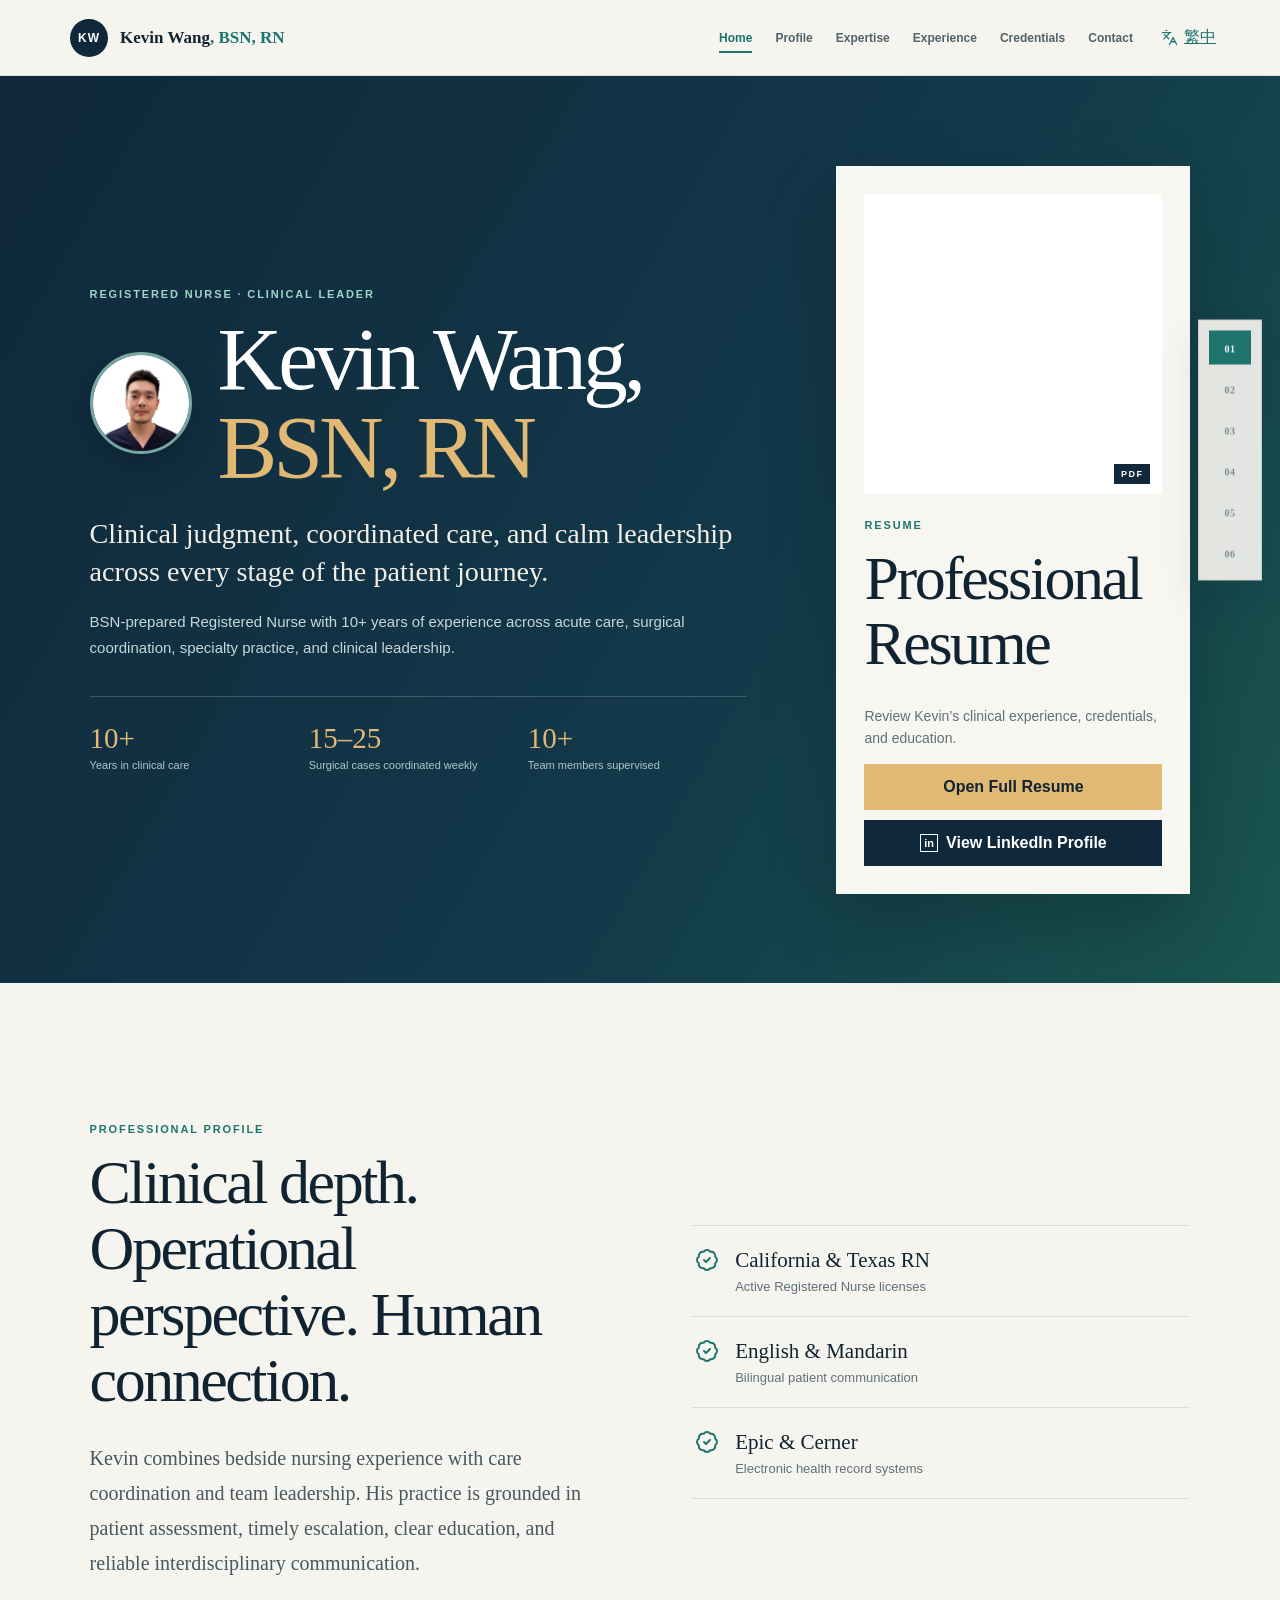
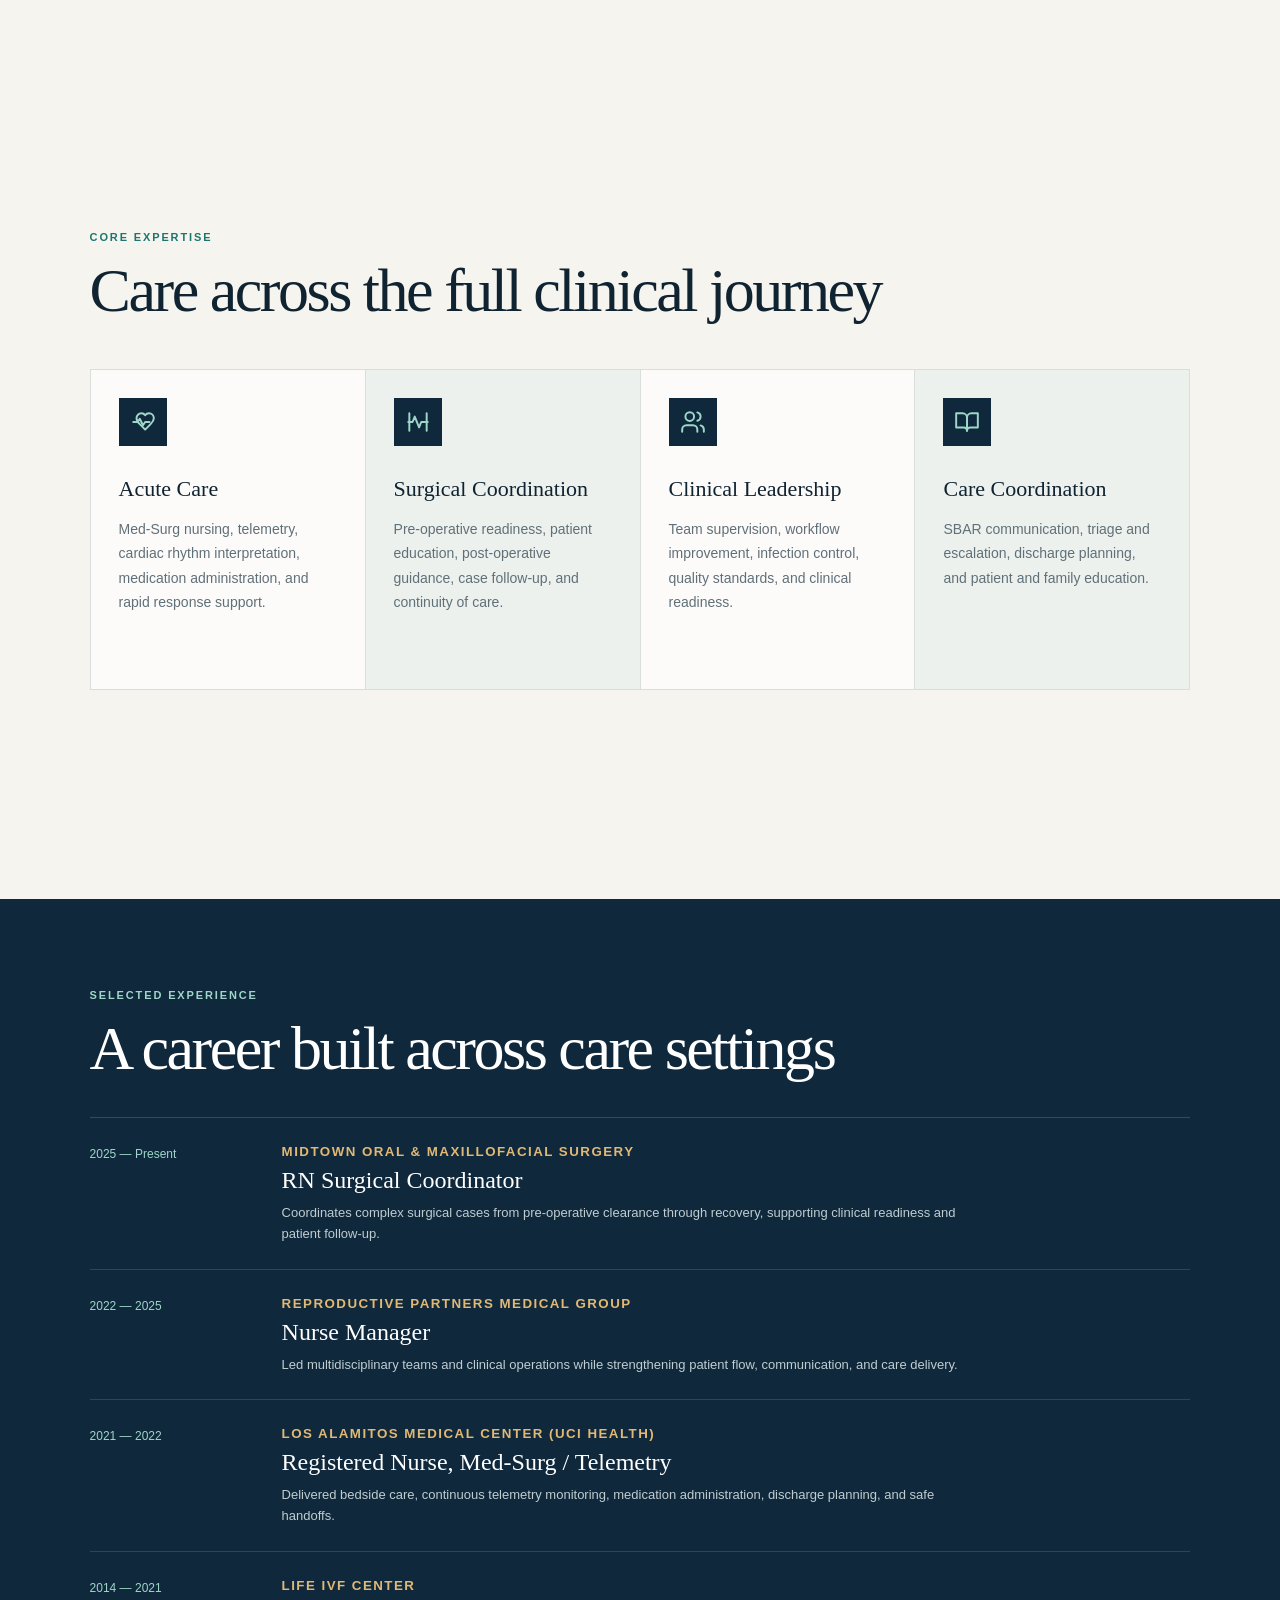
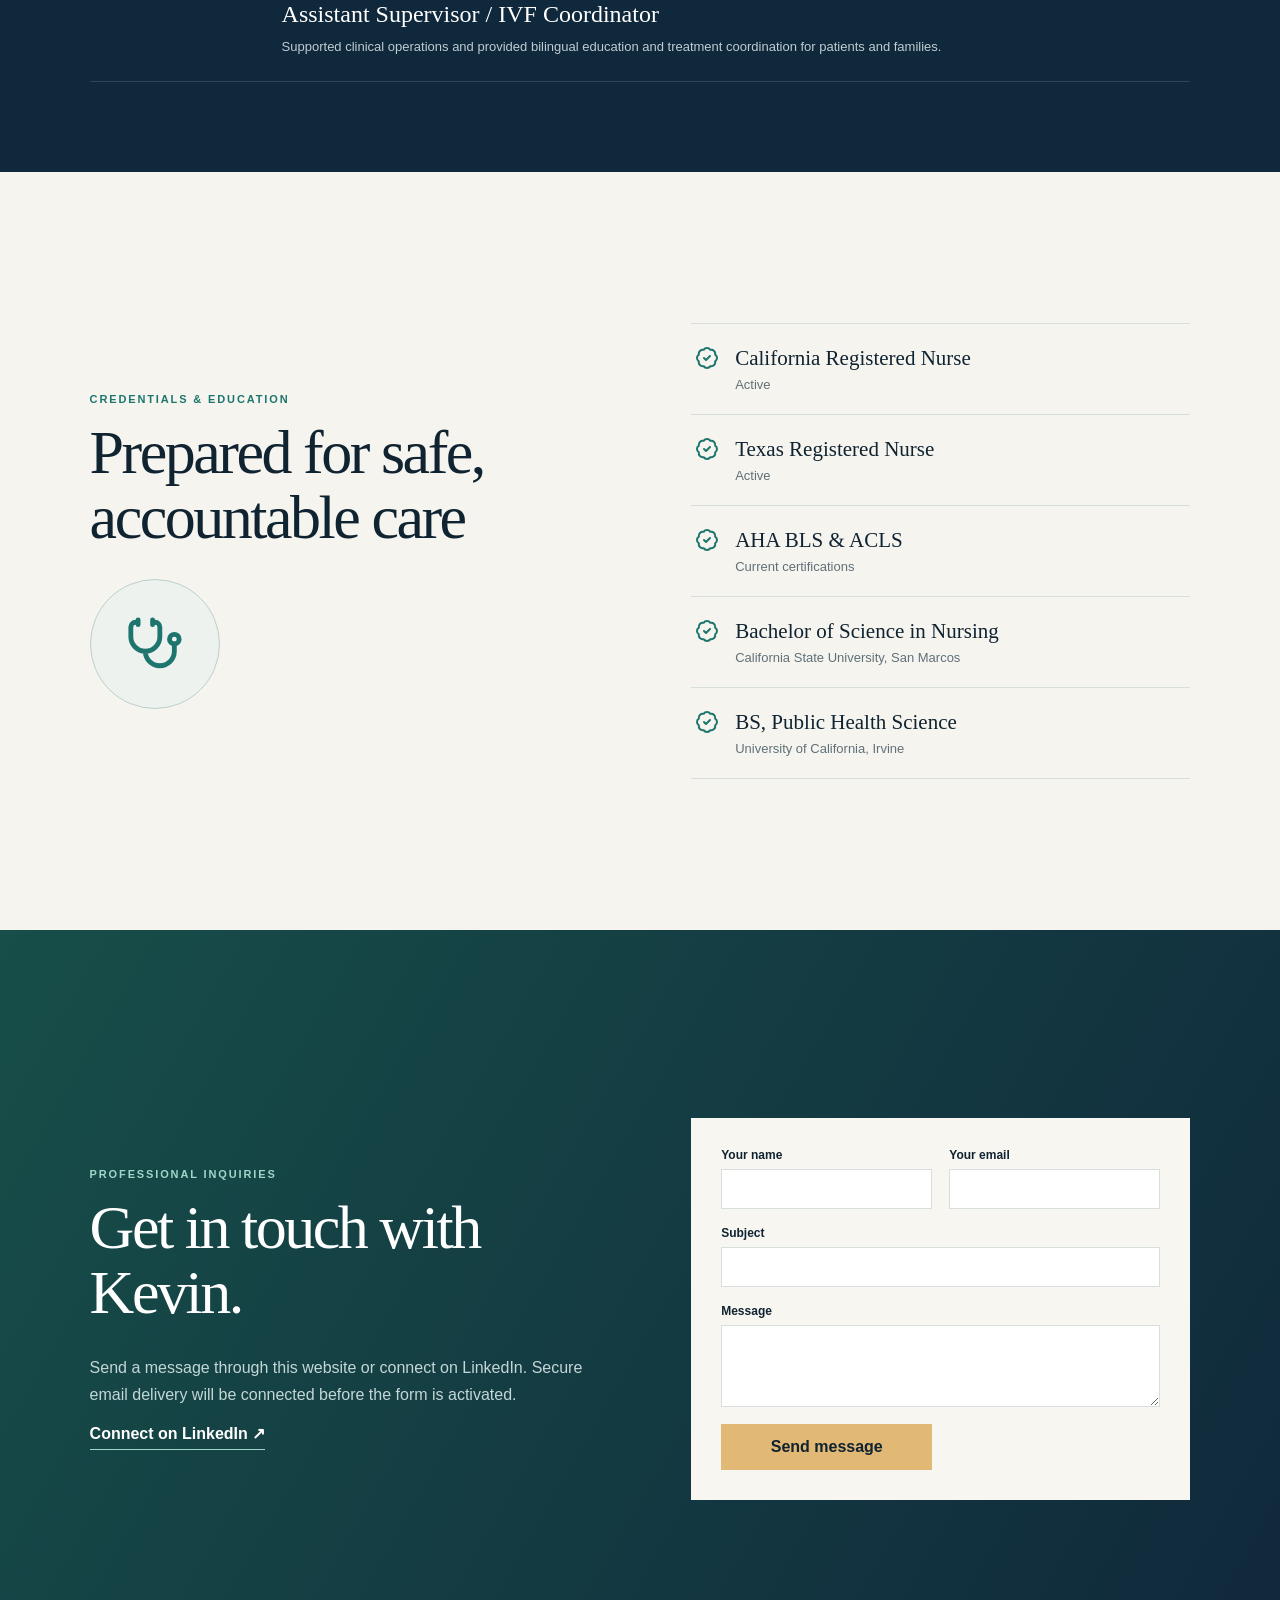
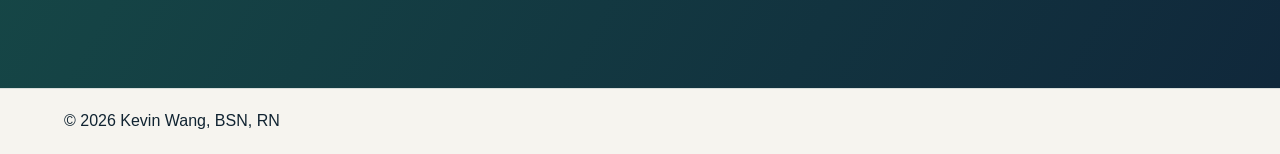
<file: index.html>
<!doctype html>
<html lang="en">
<head>
  <meta charset="utf-8">
  <meta name="viewport" content="width=device-width,initial-scale=1">
  <meta name="description" content="Clinical portfolio of Kevin Wang, BSN, RN.">
  <title>Kevin Wang, BSN, RN | Clinical Portfolio</title>
  <link rel="icon" type="image/png" href="assets/kevin-wang-profile.png">
  <link rel="apple-touch-icon" href="assets/kevin-wang-profile.png">
  <link rel="stylesheet" href="styles/style.css?v=20260901-7">
</head>
<body>
  <header class="site-header">
    <button class="brand" data-target="home"><span>KW</span><b>Kevin Wang<em>, BSN, RN</em></b></button>
    <nav aria-label="Primary navigation">
      <button data-target="home">Home</button><button data-target="profile">Profile</button><button data-target="expertise">Expertise</button><button data-target="experience">Experience</button><button data-target="credentials">Credentials</button><button data-target="contact">Contact</button>
      <a class="lang" href="zh-tw.html"><svg viewBox="0 0 24 24" aria-hidden="true"><path d="m5 8 6 6M4 14l6-6 2-3M2 5h12M7 2h1M22 22l-5-10-5 10M14 18h6"/></svg>繁中</a>
    </nav>
    <button class="menu" aria-label="Toggle navigation">☰</button>
  </header>

  <main>
    <section class="panel home-panel" id="home">
      <div><p class="kicker light">Registered Nurse · Clinical Leader</p><h1 class="hero-identity"><img src="assets/kevin-wang-profile.png" alt="Kevin Wang"><span><a class="hero-name" href="https://www.linkedin.com/in/kevin-wang-rn/" target="_blank" rel="noopener noreferrer">Kevin Wang</a>,<br><em>BSN, RN</em></span></h1><p class="hero-subtitle">Clinical judgment, coordinated care, and calm leadership across every stage of the patient journey.</p><p class="hero-summary">BSN-prepared Registered Nurse with 10+ years of experience across acute care, surgical coordination, specialty practice, and clinical leadership.</p><div class="mini-stats"><div><strong>10+</strong><span>Years in clinical care</span></div><div><strong>15–25</strong><span>Surgical cases coordinated weekly</span></div><div><strong>10+</strong><span>Team members supervised</span></div></div></div>
      <aside class="resume-card"><div class="resume-preview"><iframe title="Kevin Wang professional resume" src="assets/Kevin_RN_Resume.pdf#toolbar=0&navpanes=0&view=FitH"></iframe><span>PDF</span></div><p class="kicker">Resume</p><h2>Professional Resume</h2><p>Review Kevin’s clinical experience, credentials, and education.</p><a href="assets/Kevin_RN_Resume.pdf" target="_blank" rel="noopener noreferrer">Open Full Resume</a><a class="linkedin-action" href="https://www.linkedin.com/in/kevin-wang-rn/" target="_blank" rel="noopener noreferrer"><span>in</span>View LinkedIn Profile</a></aside>
    </section>

    <section class="panel split-panel" id="profile"><div><p class="kicker">Professional profile</p><h2>Clinical depth. Operational perspective. Human connection.</h2><p class="large-copy">Kevin combines bedside nursing experience with care coordination and team leadership. His practice is grounded in patient assessment, timely escalation, clear education, and reliable interdisciplinary communication.</p></div><div class="point-list"><article><i>✓</i><div><h3>California &amp; Texas RN</h3><p>Active Registered Nurse licenses</p></div></article><article><i>✓</i><div><h3>English &amp; Mandarin</h3><p>Bilingual patient communication</p></div></article><article><i>✓</i><div><h3>Epic &amp; Cerner</h3><p>Electronic health record systems</p></div></article></div></section>

    <section class="panel" id="expertise"><p class="kicker">Core expertise</p><h2>Care across the full clinical journey</h2><div class="expertise-grid"><article><span><svg viewBox="0 0 24 24" aria-hidden="true"><path d="M19 14c1.5-1.5 3-3.2 3-5.5A4.5 4.5 0 0 0 17.5 4c-1.6 0-2.8.7-3.5 1.8C13.3 4.7 12.1 4 10.5 4A4.5 4.5 0 0 0 6 8.5c0 2.3 1.5 4 3 5.5l5 5Z"/><path d="M3 12h4l2-3 3 6 2-3h4"/></svg></span><h3>Acute Care</h3><p>Med-Surg nursing, telemetry, cardiac rhythm interpretation, medication administration, and rapid response support.</p></article><article><span><svg viewBox="0 0 24 24" aria-hidden="true"><path d="M3 12h4l2-5 4 10 2-5h6"/><path d="M4 4v16M20 4v16"/></svg></span><h3>Surgical Coordination</h3><p>Pre-operative readiness, patient education, post-operative guidance, case follow-up, and continuity of care.</p></article><article><span><svg viewBox="0 0 24 24" aria-hidden="true"><path d="M16 21v-2a4 4 0 0 0-4-4H6a4 4 0 0 0-4 4v2"/><circle cx="9" cy="7" r="4"/><path d="M22 21v-2a4 4 0 0 0-3-3.87M16 3.13a4 4 0 0 1 0 7.75"/></svg></span><h3>Clinical Leadership</h3><p>Team supervision, workflow improvement, infection control, quality standards, and clinical readiness.</p></article><article><span><svg viewBox="0 0 24 24" aria-hidden="true"><path d="M2 4h6a4 4 0 0 1 4 4v12a3 3 0 0 0-3-3H2Z"/><path d="M22 4h-6a4 4 0 0 0-4 4v12a3 3 0 0 1 3-3h7Z"/></svg></span><h3>Care Coordination</h3><p>SBAR communication, triage and escalation, discharge planning, and patient and family education.</p></article></div></section>

    <section class="panel content-panel dark-panel" id="experience"><p class="kicker light">Selected experience</p><h2>A career built across care settings</h2><div class="timeline"><article><div class="year">2025 — Present</div><div><small>Midtown Oral &amp; Maxillofacial Surgery</small><h3>RN Surgical Coordinator</h3><p>Coordinates complex surgical cases from pre-operative clearance through recovery, supporting clinical readiness and patient follow-up.</p></div></article><article><div class="year">2022 — 2025</div><div><small>Reproductive Partners Medical Group</small><h3>Nurse Manager</h3><p>Led multidisciplinary teams and clinical operations while strengthening patient flow, communication, and care delivery.</p></div></article><article><div class="year">2021 — 2022</div><div><small>Los Alamitos Medical Center (UCI Health)</small><h3>Registered Nurse, Med-Surg / Telemetry</h3><p>Delivered bedside care, continuous telemetry monitoring, medication administration, discharge planning, and safe handoffs.</p></div></article><article><div class="year">2014 — 2021</div><div><small>Life IVF Center</small><h3>Assistant Supervisor / IVF Coordinator</h3><p>Supported clinical operations and provided bilingual education and treatment coordination for patients and families.</p></div></article></div></section>

    <section class="panel split-panel" id="credentials"><div><p class="kicker">Credentials &amp; education</p><h2>Prepared for safe, accountable care</h2><div class="credential-emblem"><svg viewBox="0 0 24 24" aria-hidden="true"><path d="M6 2v6a6 6 0 0 0 12 0V2M8 2v5a4 4 0 0 0 8 0V2M18 13v2a4 4 0 0 0 8 0v-2"/><circle cx="22" cy="11" r="2"/></svg></div></div><div class="point-list"><article><i>✓</i><div><h3>California Registered Nurse</h3><p>Active</p></div></article><article><i>✓</i><div><h3>Texas Registered Nurse</h3><p>Active</p></div></article><article><i>✓</i><div><h3>AHA BLS &amp; ACLS</h3><p>Current certifications</p></div></article><article><i>✓</i><div><h3>Bachelor of Science in Nursing</h3><p>California State University, San Marcos</p></div></article><article><i>✓</i><div><h3>BS, Public Health Science</h3><p>University of California, Irvine</p></div></article></div></section>

    <section class="panel contact-panel" id="contact"><div><p class="kicker light">Professional inquiries</p><h2>Get in touch with Kevin.</h2><p>Send a message through this website or connect on LinkedIn. Secure email delivery will be connected before the form is activated.</p><a href="https://www.linkedin.com/in/kevin-wang-rn/" target="_blank" rel="noopener noreferrer">Connect on LinkedIn ↗</a></div><form><label>Your name<input required></label><label>Your email<input type="email" required></label><label class="wide">Subject<input required></label><label class="wide">Message<textarea rows="4" required></textarea></label><button type="submit">Send message</button><p class="form-notice" hidden>Preview mode: this message was not sent. Secure delivery will be connected before launch.</p></form></section>
  </main>

  <aside class="floating-index" aria-label="Page sections"><button data-target="home"><span>01</span><b>Home</b></button><button data-target="profile"><span>02</span><b>Profile</b></button><button data-target="expertise"><span>03</span><b>Expertise</b></button><button data-target="experience"><span>04</span><b>Experience</b></button><button data-target="credentials"><span>05</span><b>Credentials</b></button><button data-target="contact"><span>06</span><b>Contact</b></button></aside>
  <footer>© 2026 Kevin Wang, BSN, RN</footer>
  <script src="script.js?v=20260901-7"></script>
</body>
</html>
</file>
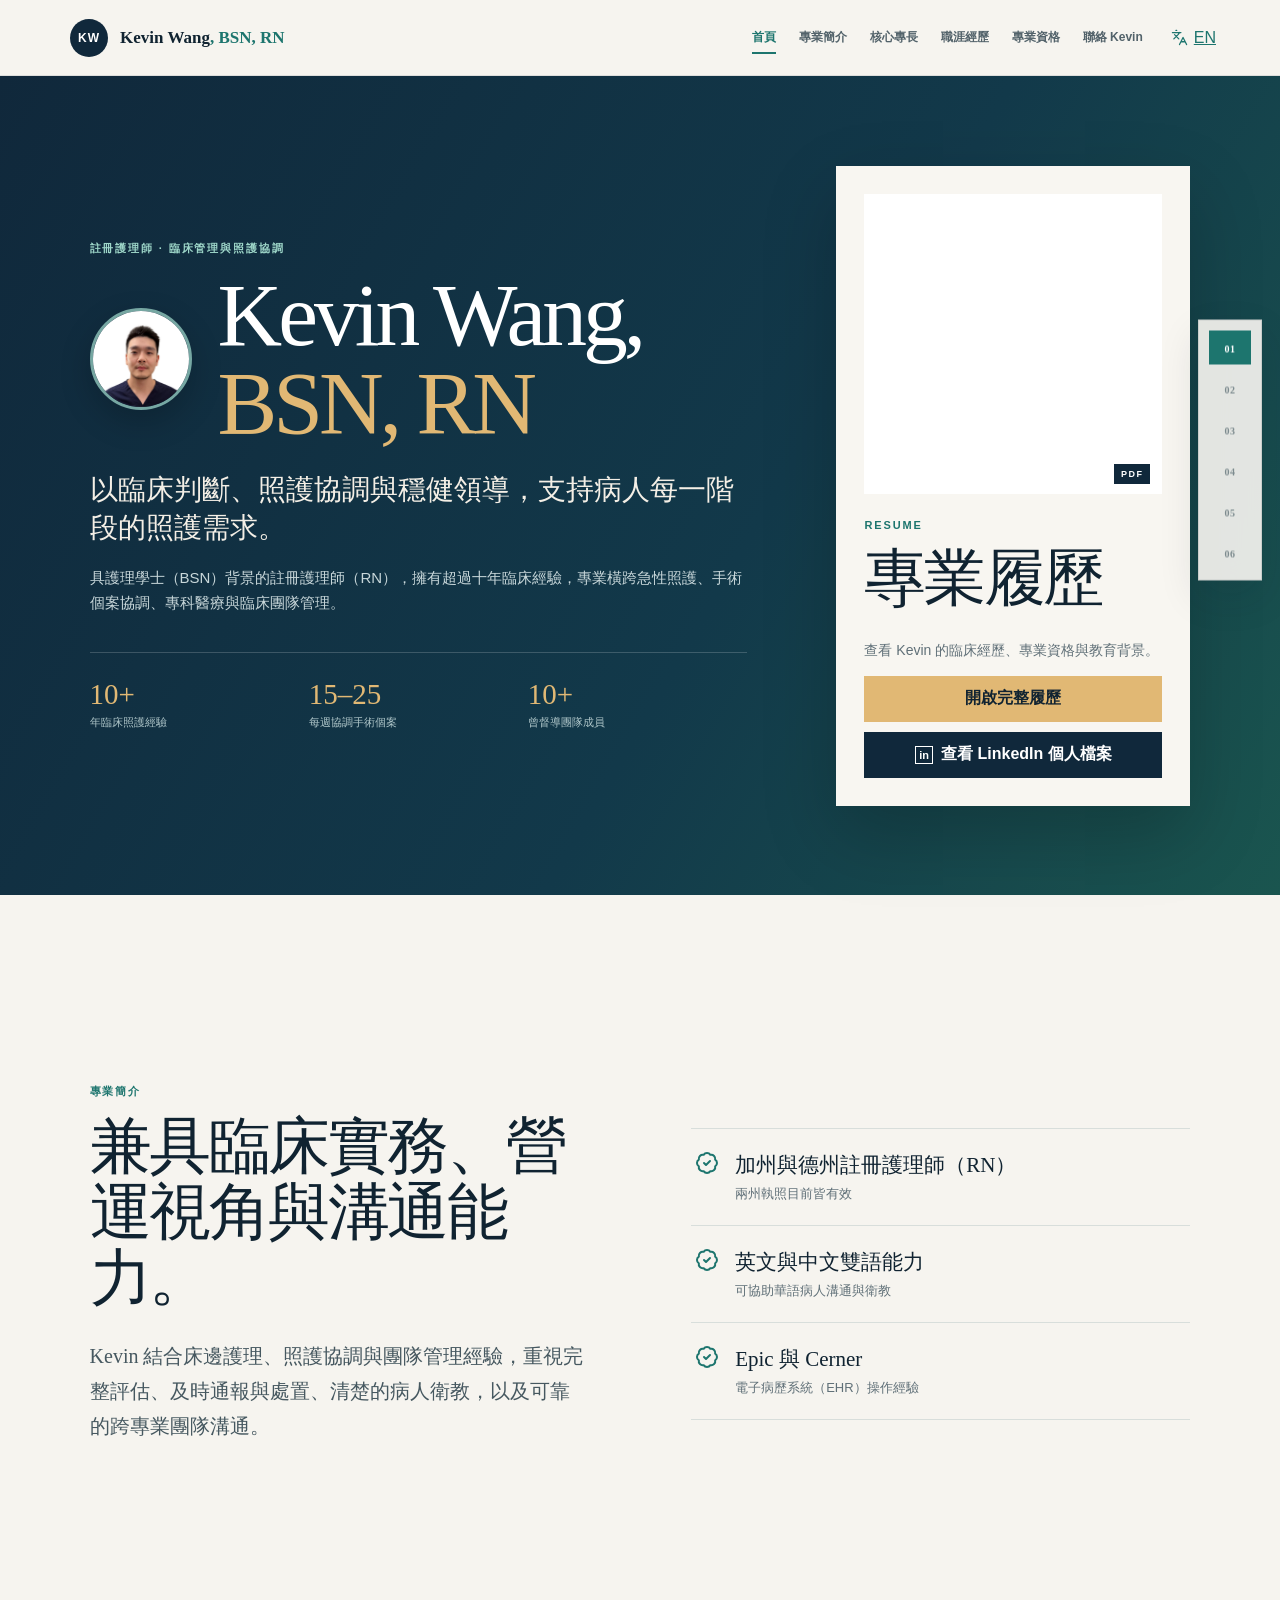
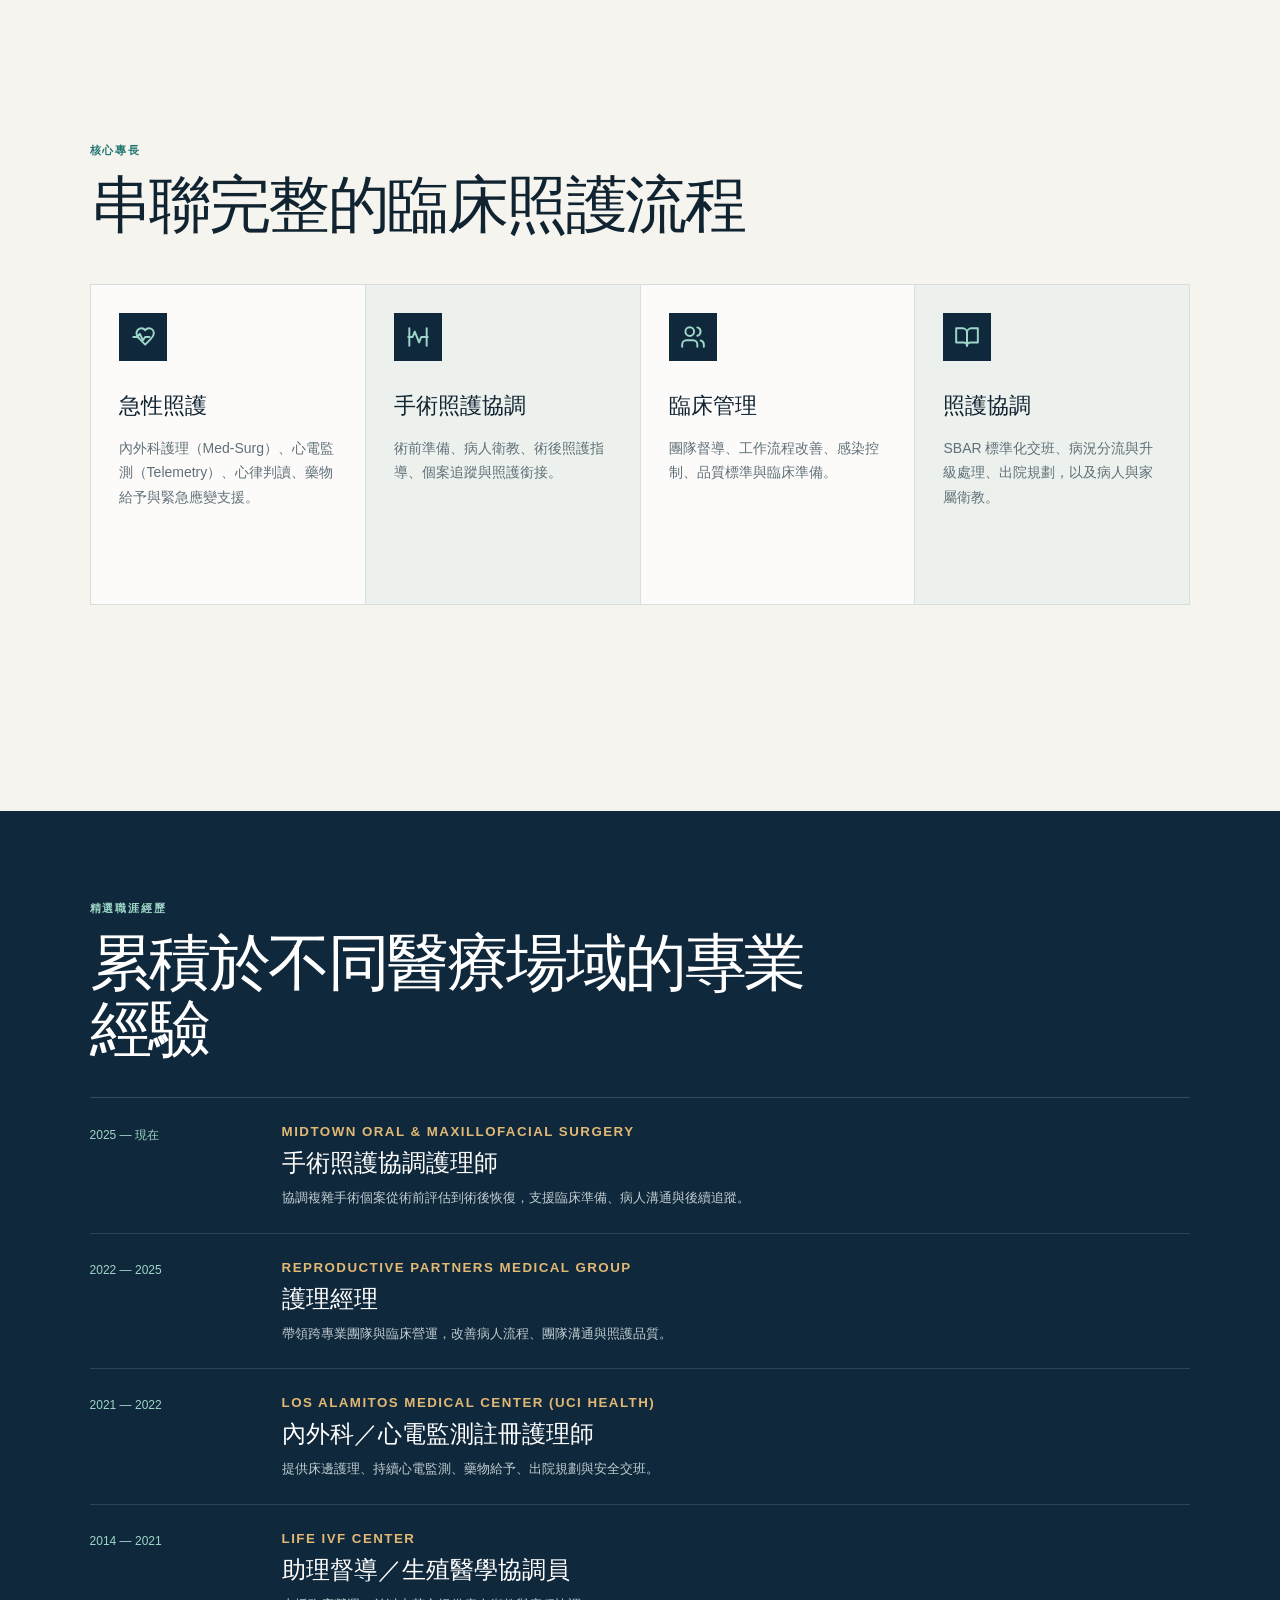
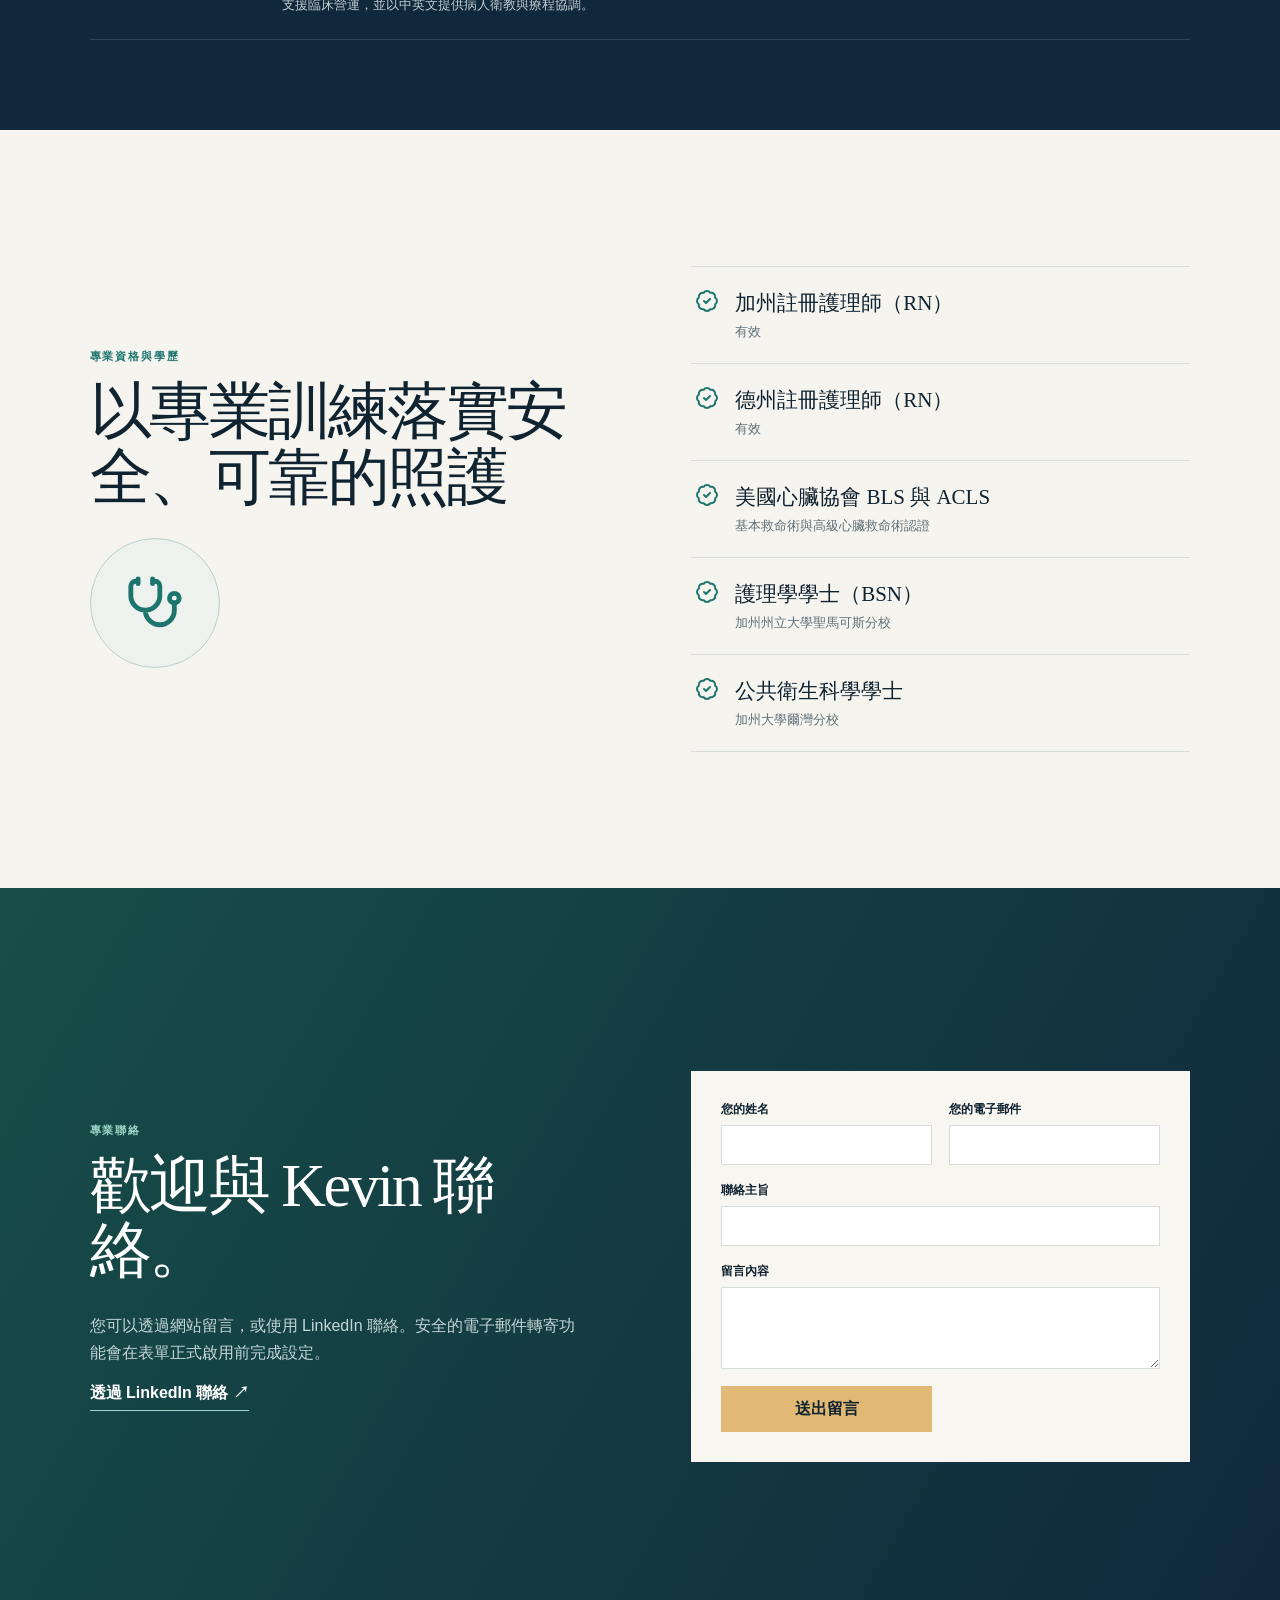
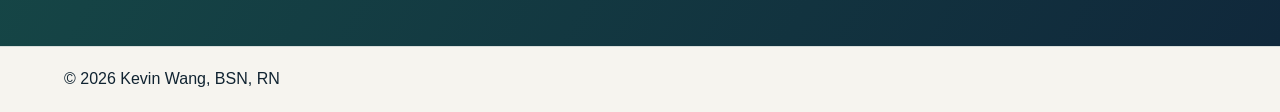
<file: zh-tw.html>
<!doctype html><html lang="zh-Hant"><head><meta charset="utf-8"><meta name="viewport" content="width=device-width,initial-scale=1"><title>Kevin Wang｜註冊護理師專業網站</title><link rel="icon" type="image/png" href="assets/kevin-wang-profile.png"><link rel="apple-touch-icon" href="assets/kevin-wang-profile.png"><link rel="stylesheet" href="styles/style.css?v=20260901-7"></head><body class="zh">
<header class="site-header"><button class="brand" data-target="home"><span>KW</span><b>Kevin Wang<em>, BSN, RN</em></b></button><nav><button data-target="home">首頁</button><button data-target="profile">專業簡介</button><button data-target="expertise">核心專長</button><button data-target="experience">職涯經歷</button><button data-target="credentials">專業資格</button><button data-target="contact">聯絡 Kevin</button><a class="lang" href="index.html"><svg viewBox="0 0 24 24" aria-hidden="true"><path d="m5 8 6 6M4 14l6-6 2-3M2 5h12M7 2h1M22 22l-5-10-5 10M14 18h6"/></svg>EN</a></nav><button class="menu">☰</button></header><main>
<section class="panel home-panel" id="home"><div><p class="kicker light">註冊護理師 · 臨床管理與照護協調</p><h1 class="hero-identity"><img src="assets/kevin-wang-profile.png" alt="Kevin Wang"><span><a class="hero-name" href="https://www.linkedin.com/in/kevin-wang-rn/" target="_blank" rel="noopener noreferrer">Kevin Wang</a>,<br><em>BSN, RN</em></span></h1><p class="hero-subtitle">以臨床判斷、照護協調與穩健領導，支持病人每一階段的照護需求。</p><p class="hero-summary">具護理學士（BSN）背景的註冊護理師（RN），擁有超過十年臨床經驗，專業橫跨急性照護、手術個案協調、專科醫療與臨床團隊管理。</p><div class="mini-stats"><div><strong>10+</strong><span>年臨床照護經驗</span></div><div><strong>15–25</strong><span>每週協調手術個案</span></div><div><strong>10+</strong><span>曾督導團隊成員</span></div></div></div><aside class="resume-card"><div class="resume-preview"><iframe title="Kevin Wang 專業履歷" src="assets/Kevin_RN_Resume.pdf#toolbar=0&navpanes=0&view=FitH"></iframe><span>PDF</span></div><p class="kicker">Resume</p><h2>專業履歷</h2><p>查看 Kevin 的臨床經歷、專業資格與教育背景。</p><a href="assets/Kevin_RN_Resume.pdf" target="_blank" rel="noopener noreferrer">開啟完整履歷</a><a class="linkedin-action" href="https://www.linkedin.com/in/kevin-wang-rn/" target="_blank" rel="noopener noreferrer"><span>in</span>查看 LinkedIn 個人檔案</a></aside></section>
<section class="panel split-panel" id="profile"><div><p class="kicker">專業簡介</p><h2>兼具臨床實務、營運視角與溝通能力。</h2><p class="large-copy">Kevin 結合床邊護理、照護協調與團隊管理經驗，重視完整評估、及時通報與處置、清楚的病人衛教，以及可靠的跨專業團隊溝通。</p></div><div class="point-list"><article><i>✓</i><div><h3>加州與德州註冊護理師（RN）</h3><p>兩州執照目前皆有效</p></div></article><article><i>✓</i><div><h3>英文與中文雙語能力</h3><p>可協助華語病人溝通與衛教</p></div></article><article><i>✓</i><div><h3>Epic 與 Cerner</h3><p>電子病歷系統（EHR）操作經驗</p></div></article></div></section>
<section class="panel" id="expertise"><p class="kicker">核心專長</p><h2>串聯完整的臨床照護流程</h2><div class="expertise-grid"><article><span><svg viewBox="0 0 24 24" aria-hidden="true"><path d="M19 14c1.5-1.5 3-3.2 3-5.5A4.5 4.5 0 0 0 17.5 4c-1.6 0-2.8.7-3.5 1.8C13.3 4.7 12.1 4 10.5 4A4.5 4.5 0 0 0 6 8.5c0 2.3 1.5 4 3 5.5l5 5Z"/><path d="M3 12h4l2-3 3 6 2-3h4"/></svg></span><h3>急性照護</h3><p>內外科護理（Med-Surg）、心電監測（Telemetry）、心律判讀、藥物給予與緊急應變支援。</p></article><article><span><svg viewBox="0 0 24 24" aria-hidden="true"><path d="M3 12h4l2-5 4 10 2-5h6"/><path d="M4 4v16M20 4v16"/></svg></span><h3>手術照護協調</h3><p>術前準備、病人衛教、術後照護指導、個案追蹤與照護銜接。</p></article><article><span><svg viewBox="0 0 24 24" aria-hidden="true"><path d="M16 21v-2a4 4 0 0 0-4-4H6a4 4 0 0 0-4 4v2"/><circle cx="9" cy="7" r="4"/><path d="M22 21v-2a4 4 0 0 0-3-3.87M16 3.13a4 4 0 0 1 0 7.75"/></svg></span><h3>臨床管理</h3><p>團隊督導、工作流程改善、感染控制、品質標準與臨床準備。</p></article><article><span><svg viewBox="0 0 24 24" aria-hidden="true"><path d="M2 4h6a4 4 0 0 1 4 4v12a3 3 0 0 0-3-3H2Z"/><path d="M22 4h-6a4 4 0 0 0-4 4v12a3 3 0 0 1 3-3h7Z"/></svg></span><h3>照護協調</h3><p>SBAR 標準化交班、病況分流與升級處理、出院規劃，以及病人與家屬衛教。</p></article></div></section>
<section class="panel content-panel dark-panel" id="experience"><p class="kicker light">精選職涯經歷</p><h2>累積於不同醫療場域的專業經驗</h2><div class="timeline"><article><div class="year">2025 — 現在</div><div><small>Midtown Oral &amp; Maxillofacial Surgery</small><h3>手術照護協調護理師</h3><p>協調複雜手術個案從術前評估到術後恢復，支援臨床準備、病人溝通與後續追蹤。</p></div></article><article><div class="year">2022 — 2025</div><div><small>Reproductive Partners Medical Group</small><h3>護理經理</h3><p>帶領跨專業團隊與臨床營運，改善病人流程、團隊溝通與照護品質。</p></div></article><article><div class="year">2021 — 2022</div><div><small>Los Alamitos Medical Center (UCI Health)</small><h3>內外科／心電監測註冊護理師</h3><p>提供床邊護理、持續心電監測、藥物給予、出院規劃與安全交班。</p></div></article><article><div class="year">2014 — 2021</div><div><small>Life IVF Center</small><h3>助理督導／生殖醫學協調員</h3><p>支援臨床營運，並以中英文提供病人衛教與療程協調。</p></div></article></div></section>
<section class="panel split-panel" id="credentials"><div><p class="kicker">專業資格與學歷</p><h2>以專業訓練落實安全、可靠的照護</h2><div class="credential-emblem"><svg viewBox="0 0 24 24" aria-hidden="true"><path d="M6 2v6a6 6 0 0 0 12 0V2M8 2v5a4 4 0 0 0 8 0V2M18 13v2a4 4 0 0 0 8 0v-2"/><circle cx="22" cy="11" r="2"/></svg></div></div><div class="point-list"><article><i>✓</i><div><h3>加州註冊護理師（RN）</h3><p>有效</p></div></article><article><i>✓</i><div><h3>德州註冊護理師（RN）</h3><p>有效</p></div></article><article><i>✓</i><div><h3>美國心臟協會 BLS 與 ACLS</h3><p>基本救命術與高級心臟救命術認證</p></div></article><article><i>✓</i><div><h3>護理學學士（BSN）</h3><p>加州州立大學聖馬可斯分校</p></div></article><article><i>✓</i><div><h3>公共衛生科學學士</h3><p>加州大學爾灣分校</p></div></article></div></section>
<section class="panel contact-panel" id="contact"><div><p class="kicker light">專業聯絡</p><h2>歡迎與 Kevin 聯絡。</h2><p>您可以透過網站留言，或使用 LinkedIn 聯絡。安全的電子郵件轉寄功能會在表單正式啟用前完成設定。</p><a href="https://www.linkedin.com/in/kevin-wang-rn/" target="_blank" rel="noopener noreferrer">透過 LinkedIn 聯絡 ↗</a></div><form><label>您的姓名<input required></label><label>您的電子郵件<input type="email" required></label><label class="wide">聯絡主旨<input required></label><label class="wide">留言內容<textarea rows="4" required></textarea></label><button type="submit">送出留言</button><p class="form-notice" hidden>目前為預覽模式，留言尚未送出；正式上線前會啟用安全轉寄功能。</p></form></section></main>
<aside class="floating-index"><button data-target="home"><span>01</span><b>首頁</b></button><button data-target="profile"><span>02</span><b>專業簡介</b></button><button data-target="expertise"><span>03</span><b>核心專長</b></button><button data-target="experience"><span>04</span><b>職涯經歷</b></button><button data-target="credentials"><span>05</span><b>專業資格</b></button><button data-target="contact"><span>06</span><b>聯絡 Kevin</b></button></aside><footer>© 2026 Kevin Wang, BSN, RN</footer><script src="script.js?v=20260901-7"></script></body></html>
</file>
<file: styles/style.css>
:root {
  --ink: #102331;
  --navy: #10283b;
  --teal: #1d756e;
  --mint: #9ed7c9;
  --sand: #e1b874;
  --paper: #f6f4ef;
  --muted: #607078;
  --line: #d8dedb;
}

.point-list i {
  width: 24px;
  height: 24px;
  display: block;
  background: center / 24px 24px no-repeat url("data:image/svg+xml,%3Csvg xmlns='http://www.w3.org/2000/svg' viewBox='0 0 24 24' fill='none' stroke='%231d756e' stroke-width='2' stroke-linecap='round' stroke-linejoin='round'%3E%3Cpath d='M3.85 8.62a4 4 0 0 1 4.78-4.77 4 4 0 0 1 6.74 0 4 4 0 0 1 4.78 4.78 4 4 0 0 1 0 6.74 4 4 0 0 1-4.77 4.78 4 4 0 0 1-6.75 0 4 4 0 0 1-4.78-4.77 4 4 0 0 1 0-6.76Z'/%3E%3Cpath d='m9 12 2 2 4-4'/%3E%3C/svg%3E");
  font-style: normal;
  text-indent: -9999px;
  overflow: hidden;
  flex: none;
}
.expertise-grid article > b {
  width: 48px;
  height: 48px;
  display: grid;
  place-items: center;
  margin-bottom: 30px;
  background: var(--navy);
  color: var(--mint);
  font: 700 12px Georgia, serif;
}
.expertise-grid svg {
  width: 26px;
  height: 26px;
  fill: none;
  stroke: currentColor;
  stroke-width: 1.8;
  stroke-linecap: round;
  stroke-linejoin: round;
}
.credential-emblem svg {
  width: 58px;
  height: 58px;
  fill: none;
  stroke: currentColor;
  stroke-width: 1.8;
  stroke-linecap: round;
  stroke-linejoin: round;
}
.slide-right {
  animation: static-arrive-right 0.62s cubic-bezier(0.7, 0, 0.2, 1);
}
.slide-left {
  animation: static-arrive-left 0.62s cubic-bezier(0.7, 0, 0.2, 1);
}
@keyframes static-arrive-right {
  from { opacity: 0.72; transform: translateX(12vw); }
  to { opacity: 1; transform: translateX(0); }
}
@keyframes static-arrive-left {
  from { opacity: 0.72; transform: translateX(-12vw); }
  to { opacity: 1; transform: translateX(0); }
}
* {
  box-sizing: border-box;
}
html,
body {
  margin: 0;
  background: var(--paper);
  color: var(--ink);
  font-family: Arial, Helvetica, sans-serif;
}
button,
input,
textarea {
  font: inherit;
}
.zh {
  font-family:
    'PingFang TC', 'Noto Sans TC', 'Microsoft JhengHei', Arial, sans-serif;
}
.site-header {
  height: 76px;
  padding: 0 clamp(22px, 5vw, 76px);
  display: flex;
  align-items: center;
  justify-content: space-between;
  position: sticky;
  top: 0;
  z-index: 30;
  border-bottom: 1px solid rgba(16, 35, 49, 0.1);
  background: rgba(246, 244, 239, 0.96);
}
.brand {
  border: 0;
  background: transparent;
  display: flex;
  align-items: center;
  gap: 12px;
  cursor: pointer;
  color: var(--ink);
}
.brand > span {
  width: 38px;
  height: 38px;
  border-radius: 50%;
  display: grid;
  place-items: center;
  background: var(--navy);
  color: white;
  font-size: 12px;
  font-weight: 800;
  letter-spacing: 0.08em;
}
.brand b {
  font:
    700 17px Georgia,
    serif;
}
.brand em {
  color: var(--teal);
  font-style: normal;
}
.site-header nav {
  display: flex;
  align-items: center;
  gap: clamp(18px, 1.8vw, 30px);
}
.site-header nav button {
  border: 0;
  background: transparent;
  cursor: pointer;
  color: #52626a;
  font-size: 12px;
  font-weight: 700;
  padding: 10px 0;
  position: relative;
}
.site-header nav button.active {
  color: var(--teal);
}
.site-header nav button.active:after {
  content: '';
  position: absolute;
  height: 2px;
  background: var(--teal);
  left: 0;
  right: 0;
  bottom: 2px;
}
.site-header nav .lang {
  display: flex;
  align-items: center;
  gap: 6px;
  color: var(--teal);
  margin-left: 5px;
}
.site-header nav .lang svg {
  width: 17px;
  height: 17px;
  fill: none;
  stroke: currentColor;
  stroke-width: 1.8;
  stroke-linecap: round;
  stroke-linejoin: round;
}
.menu {
  display: none;
  border: 0;
  background: transparent;
}
.viewport {
  width: 100%;
  overflow: hidden;
}
.track {
  display: flex;
  transition: transform 0.62s cubic-bezier(0.7, 0, 0.2, 1);
  will-change: transform;
}
.slide {
  width: 100%;
  flex: 0 0 100%;
}
.panel {
  min-height: calc(100vh - 142px);
  padding: clamp(55px, 7vw, 100px) clamp(25px, 7vw, 110px);
}
.home-panel {
  display: grid;
  grid-template-columns: minmax(0, 1.3fr) minmax(300px, 0.7fr);
  align-items: center;
  gap: 7vw;
  background: linear-gradient(120deg, var(--navy), #12394a 58%, #1a554f);
  color: white;
}
.kicker {
  margin: 0 0 15px;
  text-transform: uppercase;
  letter-spacing: 0.17em;
  color: var(--teal);
  font-size: 11px;
  font-weight: 800;
}
.kicker.light {
  color: var(--mint);
}
h1,
h2 {
  font-family: Georgia, 'Times New Roman', serif;
}
h1 {
  font-size: clamp(54px, 7vw, 92px);
  line-height: 0.98;
  letter-spacing: -0.045em;
  font-weight: 500;
  margin: 0 0 24px;
}
h1 em {
  font-style: normal;
  color: var(--sand);
}
.hero-identity {
  display: flex;
  align-items: center;
  gap: clamp(16px, 2vw, 26px);
}
.hero-identity > img {
  width: clamp(72px, 8vw, 104px);
  height: clamp(72px, 8vw, 104px);
  border-radius: 50%;
  object-fit: cover;
  object-position: center 34%;
  border: 3px solid rgba(158, 215, 201, 0.72);
  box-shadow: 0 12px 32px rgba(0, 0, 0, 0.2);
  flex: none;
}
.hero-name {
  color: inherit;
  text-decoration: none;
  border-bottom: 1px solid transparent;
  transition: border-color 0.2s ease, color 0.2s ease;
}
.hero-name:hover,
.hero-name:focus-visible {
  color: var(--mint);
  border-bottom-color: currentColor;
}
.hero-subtitle {
  max-width: 720px;
  font:
    clamp(21px, 2.2vw, 30px)/1.35 Georgia,
    serif;
  color: #f4efe6;
  margin: 0 0 18px;
}
.hero-summary {
  max-width: 660px;
  color: #c8d7da;
  line-height: 1.7;
  font-size: 15px;
}
.mini-stats {
  display: grid;
  grid-template-columns: repeat(3, 1fr);
  max-width: 670px;
  border-top: 1px solid rgba(255, 255, 255, 0.18);
  margin-top: 36px;
  padding-top: 25px;
}
.mini-stats div {
  display: flex;
  flex-direction: column;
}
.mini-stats strong {
  font:
    500 29px Georgia,
    serif;
  color: var(--sand);
}
.mini-stats span {
  font-size: 11px;
  color: #afc6c9;
  margin-top: 4px;
}
.resume-card {
  background: #f8f6f1;
  color: var(--ink);
  padding: 28px;
  box-shadow: 0 28px 70px rgba(0, 0, 0, 0.2);
  transform: none;
}
.resume-preview {
  height: 300px;
  background: linear-gradient(145deg, #e7ece8, #d8e4df);
  color: var(--teal);
  position: relative;
  margin-bottom: 25px;
  overflow: hidden;
}
.resume-preview iframe {
  width: 100%;
  height: 100%;
  border: 0;
  background: white;
}
.resume-preview span {
  position: absolute;
  bottom: 10px;
  right: 12px;
  font-size: 9px;
  font-weight: 800;
  letter-spacing: 0.16em;
  background: var(--navy);
  color: white;
  padding: 5px 7px;
}
.resume-card h2 {
  font-size: 30px;
  margin: 0 0 12px;
}
.resume-card > p:not(.kicker) {
  color: var(--muted);
  line-height: 1.6;
  font-size: 14px;
}
.resume-card > a {
  width: 100%;
  height: 46px;
  border: 0;
  background: var(--sand);
  color: var(--ink);
  display: flex;
  align-items: center;
  justify-content: center;
  gap: 8px;
  font-weight: 800;
  text-decoration: none;
}
.resume-card > a + a {
  margin-top: 10px;
}
.resume-card > a.linkedin-action {
  background: var(--navy);
  color: white;
}
.linkedin-action span {
  width: 18px;
  height: 18px;
  display: grid;
  place-items: center;
  border: 1px solid currentColor;
  font: 700 11px Arial, sans-serif;
}
.split-panel {
  display: grid;
  grid-template-columns: 1fr 1fr;
  gap: 8vw;
  align-items: center;
}
.panel h2 {
  font-size: clamp(39px, 5vw, 62px);
  line-height: 1.06;
  letter-spacing: -0.04em;
  font-weight: 500;
  margin: 0 0 28px;
}
.large-copy {
  font:
    20px/1.75 Georgia,
    serif;
  color: #465860;
}
.point-list {
  border-top: 1px solid var(--line);
}
.point-list article {
  display: flex;
  gap: 16px;
  padding: 22px 4px;
  border-bottom: 1px solid var(--line);
}
.point-list svg {
  color: var(--teal);
  flex: none;
}
.point-list h3 {
  margin: 0 0 6px;
  font:
    21px Georgia,
    serif;
}
.point-list p {
  margin: 0;
  color: var(--muted);
  font-size: 13px;
}
.credential-emblem {
  width: 130px;
  height: 130px;
  border-radius: 50%;
  display: grid;
  place-items: center;
  border: 1px solid #bad0ca;
  color: var(--teal);
  background: #edf2ef center / 58px 58px no-repeat url("data:image/svg+xml,%3Csvg xmlns='http://www.w3.org/2000/svg' viewBox='0 0 24 24' fill='none' stroke='%231d756e' stroke-width='2' stroke-linecap='round' stroke-linejoin='round'%3E%3Cpath d='M11 2v2M5 2v2M5 3H4a2 2 0 0 0-2 2v4a6 6 0 0 0 12 0V5a2 2 0 0 0-2-2h-1M8 15a6 6 0 0 0 12 0v-3'/%3E%3Ccircle cx='20' cy='10' r='2'/%3E%3C/svg%3E");
}
.credential-emblem > svg {
  opacity: 0;
}
.content-panel {
  max-width: none;
}
.content-panel > h2 {
  max-width: 760px;
}
.expertise-grid {
  display: grid;
  grid-template-columns: repeat(4, 1fr);
  margin-top: 45px;
  border-top: 1px solid var(--line);
  border-left: 1px solid var(--line);
}
.expertise-grid article {
  min-height: 320px;
  padding: 28px;
  background: rgba(255, 255, 255, 0.7);
  border-right: 1px solid var(--line);
  border-bottom: 1px solid var(--line);
}
.expertise-grid article:nth-child(even) {
  background: #edf1ed;
}
.expertise-grid article > span {
  width: 48px;
  height: 48px;
  display: grid;
  place-items: center;
  background: var(--navy);
  color: var(--mint);
  margin-bottom: 30px;
}
.expertise-grid h3 {
  font:
    22px Georgia,
    serif;
  margin: 0 0 15px;
}
.expertise-grid p {
  color: var(--muted);
  font-size: 14px;
  line-height: 1.75;
}
.dark-panel {
  background: var(--navy);
  color: white;
}
.dark-panel > h2 {
  margin-bottom: 35px;
}
.timeline {
  border-top: 1px solid rgba(255, 255, 255, 0.16);
}
.timeline article {
  display: grid;
  grid-template-columns: 180px minmax(0, 1fr);
  gap: 12px;
  padding: 24px 0;
  border-bottom: 1px solid rgba(255, 255, 255, 0.13);
}
.year {
  color: var(--mint);
  font-size: 12px;
  padding-top: 5px;
}
.number {
  color: #759396;
  font:
    12px Georgia,
    serif;
}
.timeline small {
  color: var(--sand);
  text-transform: uppercase;
  letter-spacing: 0.11em;
  font-weight: 800;
}
.timeline h3 {
  font:
    24px Georgia,
    serif;
  margin: 7px 0 8px;
}
.timeline p {
  margin: 0;
  color: #bfcdd1;
  line-height: 1.65;
  font-size: 13px;
  max-width: 700px;
}
.contact-panel {
  background: linear-gradient(120deg, #174e49, var(--navy));
  color: white;
  display: grid;
  grid-template-columns: 1fr 1fr;
  gap: 8vw;
  align-items: center;
}
.contact-panel > div > p:not(.kicker) {
  color: #c4d6d7;
  line-height: 1.7;
  max-width: 600px;
}
.contact-panel a {
  display: inline-flex;
  align-items: center;
  gap: 8px;
  color: white;
  text-decoration: none;
  border-bottom: 1px solid var(--mint);
  padding-bottom: 6px;
  font-weight: 700;
}
.contact-panel form {
  background: #f8f6f1;
  color: var(--ink);
  padding: 30px;
  display: grid;
  grid-template-columns: 1fr 1fr;
  gap: 17px;
}
.contact-panel label {
  display: flex;
  flex-direction: column;
  gap: 7px;
  font-size: 12px;
  font-weight: 700;
}
.contact-panel label:nth-child(3),
.contact-panel label:nth-child(4) {
  grid-column: 1/-1;
}
.contact-panel input,
.contact-panel textarea {
  border: 1px solid var(--line);
  background: white;
  padding: 12px;
  border-radius: 0;
  color: var(--ink);
}
.contact-panel form button {
  height: 46px;
  border: 0;
  background: var(--sand);
  color: var(--ink);
  display: flex;
  align-items: center;
  justify-content: center;
  gap: 8px;
  font-weight: 800;
  cursor: pointer;
}
.form-notice {
  grid-column: 1/-1;
  margin: 0;
  color: var(--teal);
  font-size: 12px;
  line-height: 1.5;
}
footer {
  height: 66px;
  padding: 0 clamp(22px, 5vw, 76px);
  display: flex;
  align-items: center;
  justify-content: space-between;
  border-top: 1px solid var(--line);
  background: var(--paper);
}
footer button {
  border: 0;
  background: transparent;
  display: flex;
  align-items: center;
  gap: 7px;
  color: var(--teal);
  font-weight: 800;
  cursor: pointer;
}
footer button:disabled {
  opacity: 0.3;
  cursor: default;
}
footer svg {
  width: 17px;
}
footer span {
  font:
    12px Georgia,
    serif;
  color: #7b898d;
  letter-spacing: 0.12em;
}
.long-page {
  width: 100%;
  overflow: clip;
}
.stack-section {
  scroll-margin-top: 76px;
  position: relative;
}
.stack-section + .stack-section {
  border-top: 1px solid var(--line);
}
.stack-section.nav-slide-from-right > .panel {
  animation: section-arrive-right 0.62s cubic-bezier(0.7, 0, 0.2, 1);
}
.stack-section.nav-slide-from-left > .panel {
  animation: section-arrive-left 0.62s cubic-bezier(0.7, 0, 0.2, 1);
}
@keyframes section-arrive-right {
  from {
    opacity: 0.72;
    transform: translateX(12vw);
  }
  to {
    opacity: 1;
    transform: translateX(0);
  }
}
@keyframes section-arrive-left {
  from {
    opacity: 0.72;
    transform: translateX(-12vw);
  }
  to {
    opacity: 1;
    transform: translateX(0);
  }
}
.floating-index {
  position: fixed;
  z-index: 40;
  right: 18px;
  top: 50%;
  transform: translateY(-50%);
  display: flex;
  flex-direction: column;
  gap: 7px;
  padding: 10px;
  background: rgba(246, 244, 239, 0.92);
  border: 1px solid rgba(16, 35, 49, 0.12);
  box-shadow: 0 16px 40px rgba(16, 35, 49, 0.12);
  backdrop-filter: blur(14px);
}
.floating-index button {
  width: 42px;
  height: 34px;
  border: 0;
  background: transparent;
  color: #7d8b8f;
  cursor: pointer;
  position: relative;
}
.floating-index button span {
  font: 700 10px Georgia, serif;
  letter-spacing: 0.04em;
}
.floating-index button b {
  position: absolute;
  right: 46px;
  top: 50%;
  transform: translateY(-50%) translateX(6px);
  background: var(--navy);
  color: white;
  padding: 7px 10px;
  font-size: 10px;
  white-space: nowrap;
  opacity: 0;
  pointer-events: none;
  transition: 0.2s ease;
}
.floating-index button:hover b,
.floating-index button:focus-visible b {
  opacity: 1;
  transform: translateY(-50%) translateX(0);
}
.floating-index button.active {
  background: var(--teal);
  color: white;
}
.page-footer {
  min-height: 70px;
  padding: 0 clamp(22px, 6vw, 96px);
  display: flex;
  align-items: center;
  justify-content: space-between;
  color: var(--muted);
  font-size: 11px;
  border-top: 1px solid var(--line);
}
@media (max-width: 960px) {
  .site-header nav {
    display: none;
    position: absolute;
    left: 0;
    right: 0;
    top: 76px;
    background: var(--paper);
    padding: 22px;
    flex-direction: column;
    align-items: stretch;
    border-bottom: 1px solid var(--line);
  }
  .site-header nav.open {
    display: flex;
  }
  .menu {
    display: block;
  }
  .home-panel,
  .split-panel,
  .contact-panel {
    grid-template-columns: 1fr;
  }
  .resume-card {
    max-width: 460px;
    transform: none;
  }
  .expertise-grid {
    grid-template-columns: repeat(2, 1fr);
  }
  .panel {
    min-height: calc(100vh - 134px);
  }
  .contact-panel form {
    max-width: 680px;
  }
  .floating-index {
    right: 10px;
  }
}
@media (max-width: 620px) {
  .site-header {
    height: 68px;
  }
  .brand em {
    display: none;
  }
  .site-header nav {
    top: 68px;
  }
  .stack-section {
    scroll-margin-top: 68px;
  }
  .panel {
    padding: 52px 22px;
    min-height: calc(100vh - 126px);
  }
  h1 {
    font-size: 52px;
  }
  .hero-identity {
    align-items: flex-start;
  }
  .hero-identity > img {
    width: 64px;
    height: 64px;
    margin-top: 4px;
  }
  .mini-stats {
    grid-template-columns: 1fr;
    gap: 14px;
  }
  .mini-stats div {
    border-bottom: 1px solid rgba(255, 255, 255, 0.12);
    padding-bottom: 10px;
  }
  .expertise-grid {
    grid-template-columns: 1fr;
  }
  .expertise-grid article {
    min-height: 240px;
  }
  .timeline article {
    grid-template-columns: 1fr;
  }
  .number {
    display: none;
  }
  .contact-panel form {
    grid-template-columns: 1fr;
    padding: 22px;
  }
  .contact-panel label {
    grid-column: 1 !important;
  }
  .floating-index {
    top: auto;
    bottom: 12px;
    left: 50%;
    right: auto;
    transform: translateX(-50%);
    flex-direction: row;
    gap: 3px;
    padding: 7px;
  }
  .floating-index button {
    width: 32px;
    height: 30px;
  }
  .floating-index button b {
    display: none;
  }
  .page-footer {
    padding-bottom: 62px;
  }
}
</file>
